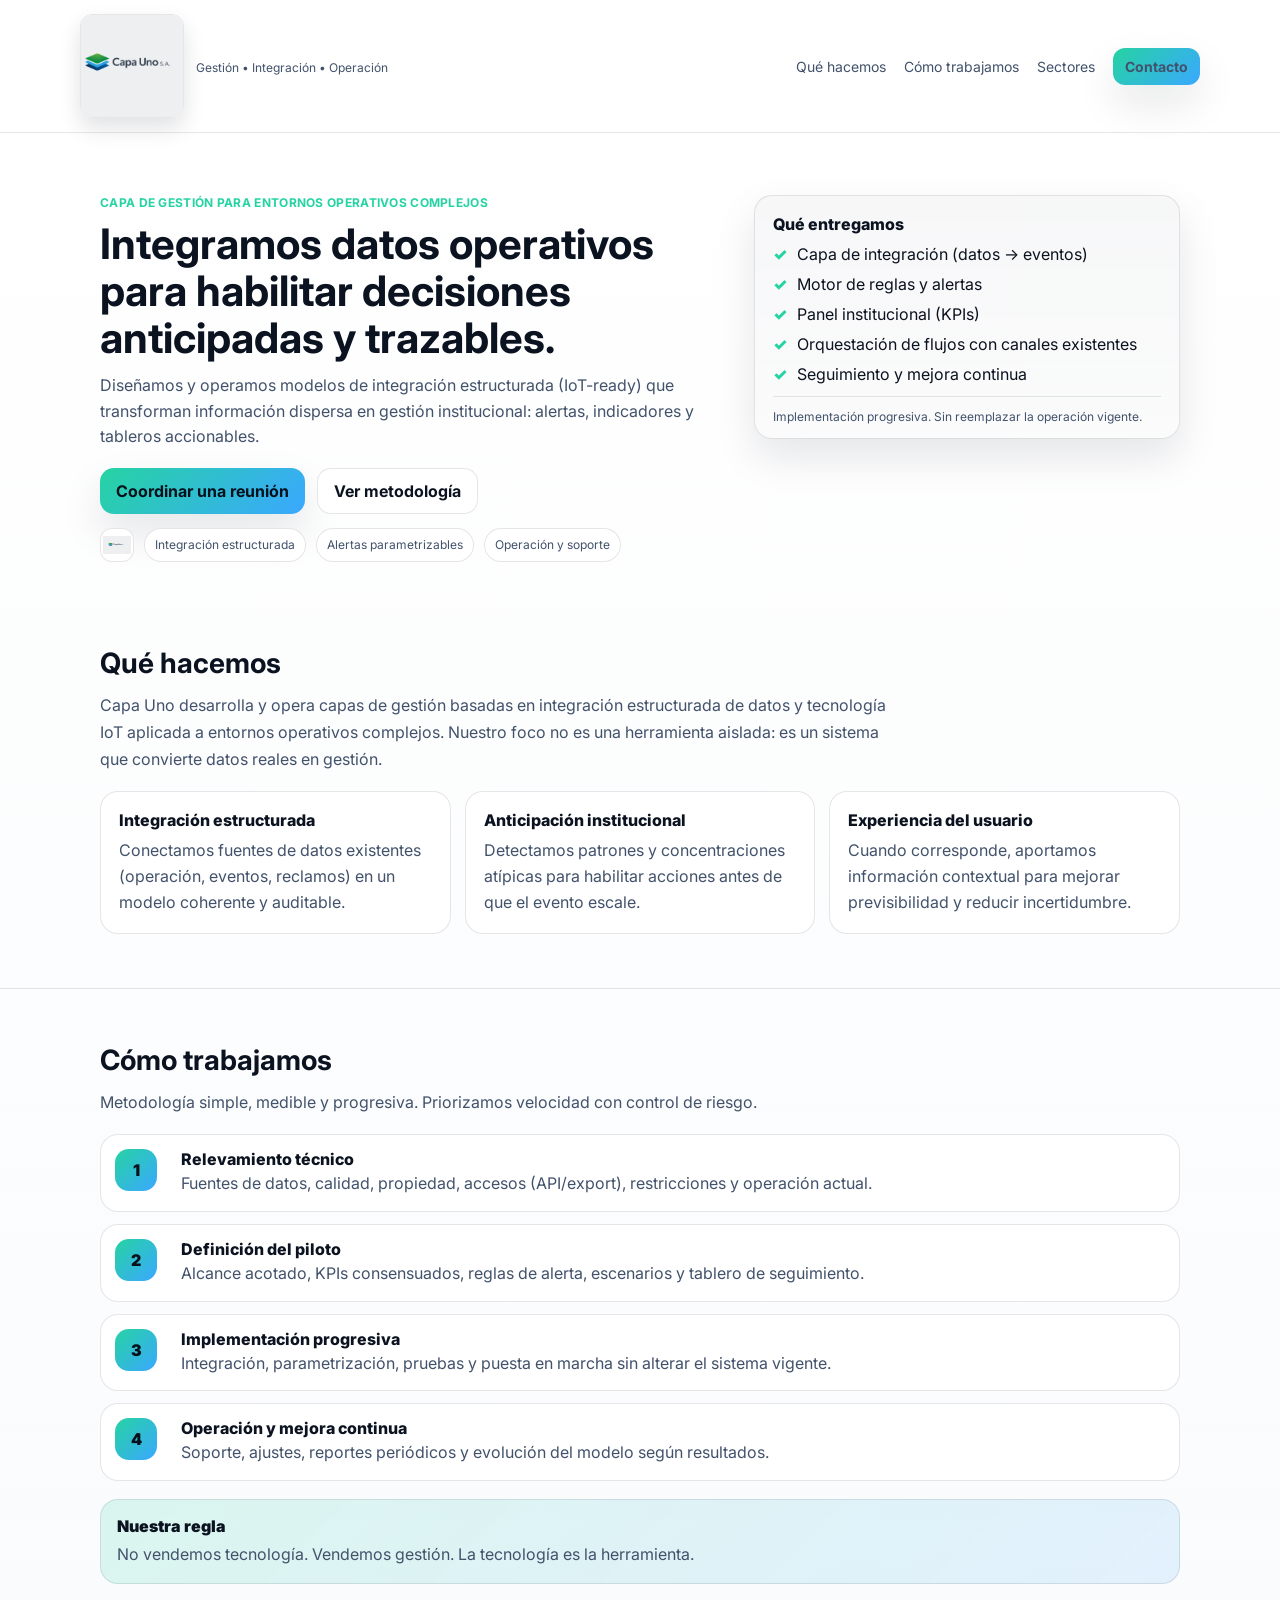
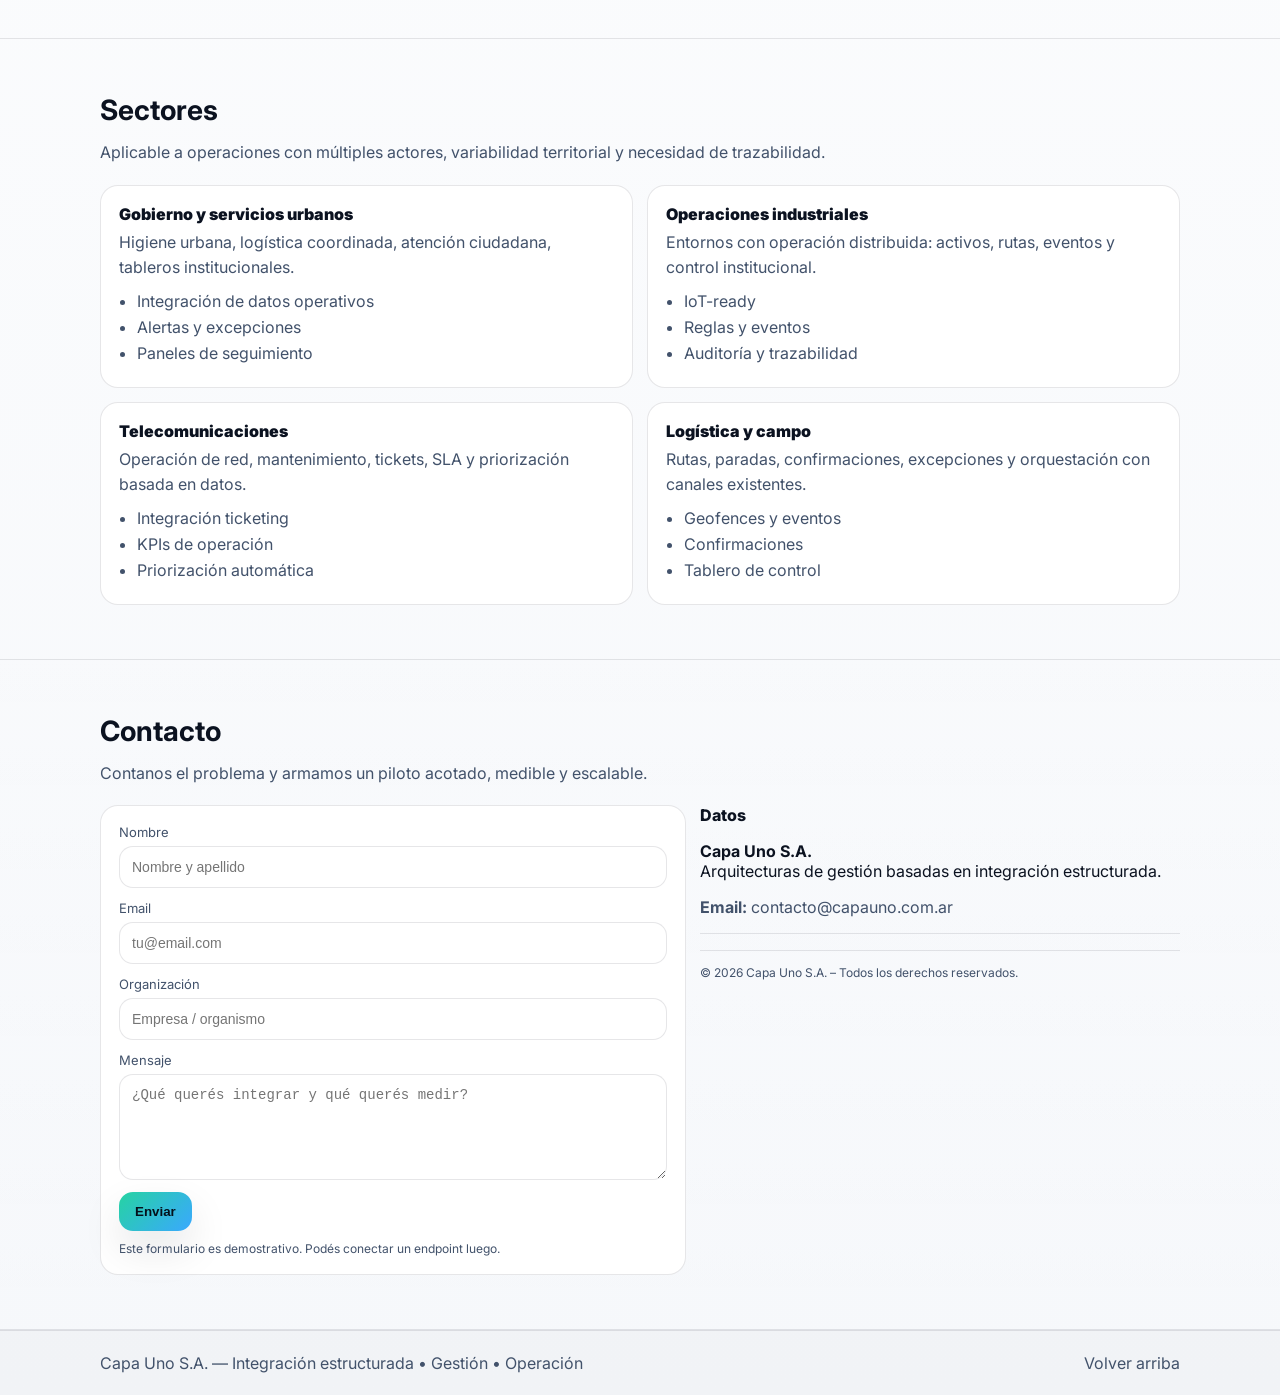
<file: index.html>
<!doctype html>
<html lang="es">
<head>
  <meta charset="utf-8" />
  <meta name="viewport" content="width=device-width,initial-scale=1" />
  <title>Capa Uno S.A. | Capa de gestión para entornos operativos complejos</title>
  <meta name="description" content="Capa Uno S.A. desarrolla y opera capas de gestión basadas en integración estructurada de datos e IoT aplicado a entornos operativos complejos." />
  <link rel="preconnect" href="https://fonts.googleapis.com">
  <link rel="preconnect" href="https://fonts.gstatic.com" crossorigin>
  <link href="https://fonts.googleapis.com/css2?family=Inter:wght@400;500;600;700&display=swap" rel="stylesheet">
  <link rel="stylesheet" href="styles.css" />
  <link rel="icon" href="data:," />
</head>
<body>
  <header class="site-header">
    <div class="container header-inner">
      <div class="brand">
        <img class="logo-img" src="logo-capa-uno.png" alt="Logo Capa Uno" />
        <div class="brand-text">
          <div class="brand-tag">Gestión • Integración • Operación</div>
        </div>
      </div>
      <nav class="nav">
        <a href="#que-hacemos">Qué hacemos</a>
        <a href="#como-trabajamos">Cómo trabajamos</a>
        <a href="#sectores">Sectores</a>
        <a href="#contacto" class="btn btn-sm">Contacto</a>
      </nav>
      <button class="hamburger" aria-label="Abrir menú" aria-expanded="false">☰</button>
    </div>
  </header>

  <main>
    <section class="hero">
      <div class="container hero-grid">
        <div class="hero-copy">
          <p class="eyebrow">Capa de gestión para entornos operativos complejos</p>
          <h1>Integramos datos operativos para habilitar decisiones anticipadas y trazables.</h1>
          <p class="lead">
            Diseñamos y operamos modelos de integración estructurada (IoT-ready) que transforman información dispersa
            en gestión institucional: alertas, indicadores y tableros accionables.
          </p>
          <div class="hero-cta">
            <a class="btn" href="#contacto">Coordinar una reunión</a>
            <a class="btn btn-ghost" href="#como-trabajamos">Ver metodología</a>
          </div>
          <div class="hero-badges">
            <span class="hero-logo-lockup"><img src="logo-capa-uno.png" alt="Capa Uno" /></span>
            <span class="badge">Integración estructurada</span>
            <span class="badge">Alertas parametrizables</span>
            <span class="badge">Operación y soporte</span>
          </div>
        </div>

        <div class="hero-card">
          <div class="card">
            <div class="card-title">Qué entregamos</div>
            <ul class="checklist">
              <li><span>✓</span> Capa de integración (datos → eventos)</li>
              <li><span>✓</span> Motor de reglas y alertas</li>
              <li><span>✓</span> Panel institucional (KPIs)</li>
              <li><span>✓</span> Orquestación de flujos con canales existentes</li>
              <li><span>✓</span> Seguimiento y mejora continua</li>
            </ul>
            <div class="card-footnote">
              Implementación progresiva. Sin reemplazar la operación vigente.
            </div>
          </div>
        </div>
      </div>
    </section>

    <section id="que-hacemos" class="section">
      <div class="container">
        <h2>Qué hacemos</h2>
        <p class="section-lead">
          Capa Uno desarrolla y opera capas de gestión basadas en integración estructurada de datos y tecnología IoT aplicada a entornos operativos complejos.
          Nuestro foco no es una herramienta aislada: es un sistema que convierte datos reales en gestión.
        </p>

        <div class="grid-3">
          <div class="feature">
            <div class="feature-title">Integración estructurada</div>
            <p>Conectamos fuentes de datos existentes (operación, eventos, reclamos) en un modelo coherente y auditable.</p>
          </div>
          <div class="feature">
            <div class="feature-title">Anticipación institucional</div>
            <p>Detectamos patrones y concentraciones atípicas para habilitar acciones antes de que el evento escale.</p>
          </div>
          <div class="feature">
            <div class="feature-title">Experiencia del usuario</div>
            <p>Cuando corresponde, aportamos información contextual para mejorar previsibilidad y reducir incertidumbre.</p>
          </div>
        </div>
      </div>
    </section>

    <section id="como-trabajamos" class="section section-alt">
      <div class="container">
        <h2>Cómo trabajamos</h2>
        <p class="section-lead">Metodología simple, medible y progresiva. Priorizamos velocidad con control de riesgo.</p>

        <div class="steps">
          <div class="step">
            <div class="step-num">1</div>
            <div class="step-body">
              <div class="step-title">Relevamiento técnico</div>
              <p>Fuentes de datos, calidad, propiedad, accesos (API/export), restricciones y operación actual.</p>
            </div>
          </div>
          <div class="step">
            <div class="step-num">2</div>
            <div class="step-body">
              <div class="step-title">Definición del piloto</div>
              <p>Alcance acotado, KPIs consensuados, reglas de alerta, escenarios y tablero de seguimiento.</p>
            </div>
          </div>
          <div class="step">
            <div class="step-num">3</div>
            <div class="step-body">
              <div class="step-title">Implementación progresiva</div>
              <p>Integración, parametrización, pruebas y puesta en marcha sin alterar el sistema vigente.</p>
            </div>
          </div>
          <div class="step">
            <div class="step-num">4</div>
            <div class="step-body">
              <div class="step-title">Operación y mejora continua</div>
              <p>Soporte, ajustes, reportes periódicos y evolución del modelo según resultados.</p>
            </div>
          </div>
        </div>

        <div class="callout">
          <div class="callout-title">Nuestra regla</div>
          <p>
            No vendemos tecnología. Vendemos gestión. La tecnología es la herramienta.
          </p>
        </div>
      </div>
    </section>

    <section id="sectores" class="section">
      <div class="container">
        <h2>Sectores</h2>
        <p class="section-lead">Aplicable a operaciones con múltiples actores, variabilidad territorial y necesidad de trazabilidad.</p>

        <div class="grid-2">
          <div class="tile">
            <div class="tile-title">Gobierno y servicios urbanos</div>
            <p>Higiene urbana, logística coordinada, atención ciudadana, tableros institucionales.</p>
            <ul class="mini">
              <li>Integración de datos operativos</li>
              <li>Alertas y excepciones</li>
              <li>Paneles de seguimiento</li>
            </ul>
          </div>
          <div class="tile">
            <div class="tile-title">Operaciones industriales</div>
            <p>Entornos con operación distribuida: activos, rutas, eventos y control institucional.</p>
            <ul class="mini">
              <li>IoT-ready</li>
              <li>Reglas y eventos</li>
              <li>Auditoría y trazabilidad</li>
            </ul>
          </div>
          <div class="tile">
            <div class="tile-title">Telecomunicaciones</div>
            <p>Operación de red, mantenimiento, tickets, SLA y priorización basada en datos.</p>
            <ul class="mini">
              <li>Integración ticketing</li>
              <li>KPIs de operación</li>
              <li>Priorización automática</li>
            </ul>
          </div>
          <div class="tile">
            <div class="tile-title">Logística y campo</div>
            <p>Rutas, paradas, confirmaciones, excepciones y orquestación con canales existentes.</p>
            <ul class="mini">
              <li>Geofences y eventos</li>
              <li>Confirmaciones</li>
              <li>Tablero de control</li>
            </ul>
          </div>
        </div>
      </div>
    </section>

    <section id="contacto" class="section section-alt">
      <div class="container">
        <h2>Contacto</h2>
        <p class="section-lead">Contanos el problema y armamos un piloto acotado, medible y escalable.</p>

        <div class="contact-grid">
          <form class="form" name="contacto" method="POST" data-netlify="true" action="/gracias/" netlify-honeypot="bot-field" id="contactForm">
            <input type="hidden" name="form-name" value="contacto" />
            <input type="hidden" name="bot-field" />
            <label>
              Nombre
              <input type="text" name="name" placeholder="Nombre y apellido" required>
            </label>
            <label>
              Email
              <input type="email" name="email" placeholder="tu@email.com" required>
            </label>
            <label>
              Organización
              <input type="text" name="org" placeholder="Empresa / organismo">
            </label>
            <label>
              Mensaje
              <textarea name="message" rows="5" placeholder="¿Qué querés integrar y qué querés medir?" required></textarea>
            </label>
            <button class="btn" type="submit">Enviar</button>
            <p class="form-note">Este formulario es demostrativo. Podés conectar un endpoint luego.</p>
          </form>

          <div class="contact-card">
            <div class="card">
              <div class="card-title">Datos</div>
              <p><strong>Capa Uno S.A.</strong><br/>Arquitecturas de gestión basadas en integración estructurada.</p>
<p class="muted"><strong>Email:</strong> <a href="mailto:contacto@capauno.com.ar">contacto@capauno.com.ar</a></p>
              <div class="divider"></div>
              <p class="muted">
                
              </p>
              <div class="divider"></div>
              <p class="muted small">
                © <span id="year"></span> Capa Uno S.A. – Todos los derechos reservados.
              </p>
            </div>
          </div>
        </div>

      </div>
    </section>
  </main>

  <footer class="footer">
    <div class="container footer-inner">
      <div class="muted">Capa Uno S.A. — Integración estructurada • Gestión • Operación</div>
      <div class="muted"><a href="#que-hacemos">Volver arriba</a></div>
    </div>
  </footer>

  <script src="script.js"></script>
</body>
</html>
</file>
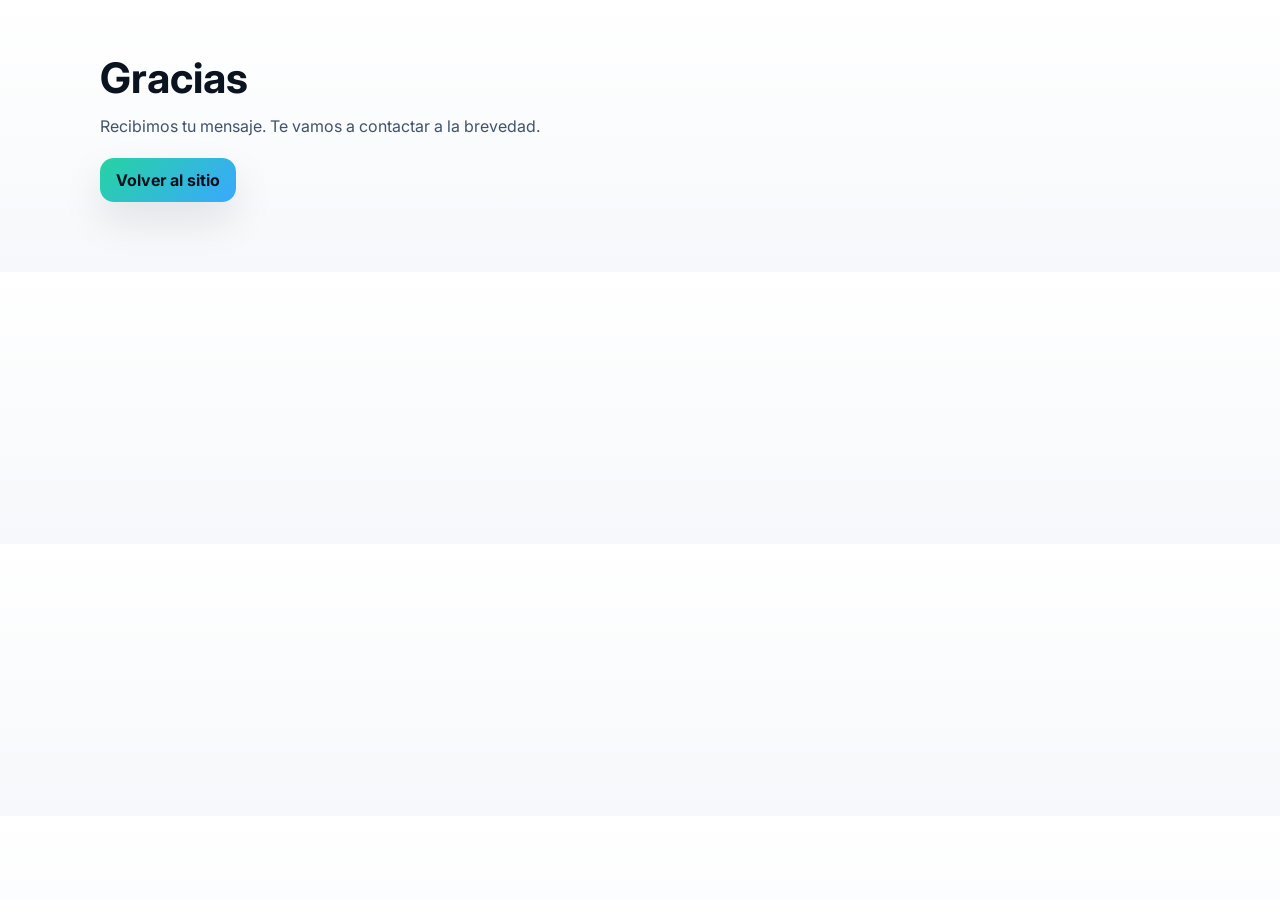
<file: gracias.html>
<!doctype html>
<html lang="es">
<head>
  <meta charset="utf-8" />
  <meta name="viewport" content="width=device-width,initial-scale=1" />
  <title>Gracias | Capa Uno S.A.</title>
  <link rel="preconnect" href="https://fonts.googleapis.com">
  <link rel="preconnect" href="https://fonts.gstatic.com" crossorigin>
  <link href="https://fonts.googleapis.com/css2?family=Inter:wght@400;600;700&display=swap" rel="stylesheet">
  <link rel="stylesheet" href="/styles.css" />
</head>
<body>
  <main class="section">
    <div class="container">
      <h1>Gracias</h1>
      <p class="section-lead">Recibimos tu mensaje. Te vamos a contactar a la brevedad.</p>
      <p><a class="btn" href="/">Volver al sitio</a></p>
    </div>
  </main>
</body>
</html>
</file>
<file: styles.css>
/* Capa Uno – One-page institutional site (editable) */
:root{
  --bg:#ffffff;
  --bg2:#f6f8fb;
  --card:#ffffff;
  --text:#0b1220;
  --muted:#42526b;
  --brand:#26d3a2;
  --brand2:#3aa8ff;
  --line:rgba(11,18,32,.10);
  --shadow: 0 18px 40px rgba(11,18,32,.10);
  --radius: 18px;
}
*{box-sizing:border-box}
html,body{margin:0;padding:0;font-family:Inter,system-ui,-apple-system,Segoe UI,Roboto,Arial,sans-serif;background:linear-gradient(180deg,var(--bg) 0%, var(--bg2) 100%);color:var(--text);}
a{color:inherit;text-decoration:none}
.container{max-width:1120px;margin:0 auto;padding:0 20px;}
.site-header{position:sticky;top:0;z-index:10;background:rgba(255,255,255,.80);backdrop-filter: blur(10px);border-bottom:1px solid var(--line);}
.header-inner{display:flex;align-items:center;justify-content:space-between;padding:14px 0;gap:14px;}
.brand{display:flex;align-items:center;gap:12px;}
.logo-mark{width:38px;height:38px;border-radius:12px;background:
  radial-gradient(circle at 30% 30%, var(--brand), transparent 55%),
  radial-gradient(circle at 70% 70%, var(--brand2), transparent 55%),
  linear-gradient(135deg, rgba(255,255,255,.12), rgba(255,255,255,.02));
  border:1px solid var(--line);
  box-shadow: 0 10px 22px rgba(11,18,32,.12);
}
.brand-name{font-weight:700;letter-spacing:.2px}
.brand-tag{font-size:12px;color:var(--muted);margin-top:2px}
.nav{display:flex;align-items:center;gap:18px}
.nav a{font-size:14px;color:var(--muted)}
.nav a:hover{color:var(--text)}
.hamburger{display:none;background:transparent;border:1px solid var(--line);color:var(--text);border-radius:12px;padding:10px 12px;font-size:16px}
.btn{display:inline-flex;align-items:center;justify-content:center;gap:8px;background:linear-gradient(135deg,var(--brand) 0%, var(--brand2) 100%);
  border:none;color:#04101b;font-weight:700;border-radius:14px;padding:12px 16px;box-shadow:var(--shadow);cursor:pointer}
.btn:hover{filter:brightness(1.03)}
.btn-ghost{background:transparent;color:var(--text);border:1px solid var(--line);box-shadow:none;background:#fff}
.btn-sm{padding:10px 12px;border-radius:12px}
.hero{padding:62px 0 30px}
.hero-grid{display:grid;grid-template-columns:1.25fr .85fr;gap:28px;align-items:stretch}
.eyebrow{color:var(--brand);font-weight:700;letter-spacing:.3px;text-transform:uppercase;font-size:12px;margin:0 0 10px}
h1{margin:0 0 12px;font-size:42px;line-height:1.12}
.lead{margin:0 0 18px;color:var(--muted);font-size:16px;line-height:1.6;max-width:62ch}
.hero-cta{display:flex;gap:12px;flex-wrap:wrap;margin:18px 0 14px}
.hero-badges{display:flex;gap:10px;flex-wrap:wrap;margin-top:10px}
.badge{font-size:12px;color:var(--muted);border:1px solid var(--line);padding:8px 10px;border-radius:999px;background:#ffffff}
.hero-card .card{background:linear-gradient(180deg, rgba(11,18,32,.03), rgba(11,18,32,.01));
  border:1px solid var(--line);border-radius:var(--radius);padding:18px 18px 14px;box-shadow:var(--shadow)}
.card-title{font-weight:800;margin-bottom:10px}
.checklist{list-style:none;padding:0;margin:0;display:grid;gap:10px}
.checklist li{display:flex;gap:10px;color:var(--text);align-items:flex-start}
.checklist li span{color:var(--brand);font-weight:900}
.card-footnote{margin-top:12px;color:var(--muted);font-size:12px;border-top:1px solid var(--line);padding-top:12px}
.section{padding:54px 0}
.section-alt{background:linear-gradient(180deg, rgba(255,255,255,.03), rgba(255,255,255,.00));border-top:1px solid var(--line);border-bottom:1px solid var(--line)}
h2{margin:0 0 12px;font-size:28px}
.section-lead{margin:0 0 18px;color:var(--muted);line-height:1.7;max-width:80ch}
.grid-3{display:grid;grid-template-columns:repeat(3, 1fr);gap:14px;margin-top:14px}
.feature{background:#ffffff;border:1px solid var(--line);border-radius:var(--radius);padding:18px}
.feature-title{font-weight:800;margin-bottom:8px}
.feature p{margin:0;color:var(--muted);line-height:1.6}
.steps{display:grid;gap:12px;margin-top:16px}
.step{display:grid;grid-template-columns:54px 1fr;gap:12px;background:#ffffff;border:1px solid var(--line);border-radius:var(--radius);padding:14px}
.step-num{width:42px;height:42px;border-radius:14px;background:linear-gradient(135deg,var(--brand),var(--brand2));color:#07111c;
  font-weight:900;display:flex;align-items:center;justify-content:center}
.step-title{font-weight:800;margin-bottom:2px}
.step-body p{margin:0;color:var(--muted);line-height:1.6}
.callout{margin-top:18px;background:linear-gradient(135deg, rgba(38,211,162,.15), rgba(58,168,255,.12));
  border:1px solid var(--line);border-radius:var(--radius);padding:16px}
.callout-title{font-weight:900;color:var(--text);margin-bottom:6px}
.callout p{margin:0;color:var(--muted);line-height:1.6}
.grid-2{display:grid;grid-template-columns:repeat(2, 1fr);gap:14px;margin-top:14px}
.tile{background:#ffffff;border:1px solid var(--line);border-radius:var(--radius);padding:18px}
.tile-title{font-weight:900;margin-bottom:6px}
.tile p{margin:0 0 10px;color:var(--muted);line-height:1.6}
.mini{margin:0;padding-left:18px;color:var(--muted)}
.mini li{margin:6px 0}
.contact-grid{display:grid;grid-template-columns:1.1fr .9fr;gap:14px;margin-top:14px}
.form{background:#ffffff;border:1px solid var(--line);border-radius:var(--radius);padding:18px}
label{display:grid;gap:6px;margin-bottom:12px;color:var(--muted);font-size:13px}
input,textarea{background:#ffffff;border:1px solid var(--line);border-radius:14px;padding:12px;color:var(--text);font-size:14px;outline:none}
input:focus,textarea:focus{border-color:rgba(38,211,162,.65);box-shadow:0 0 0 4px rgba(38,211,162,.18)}
.form-note{margin:10px 0 0;color:var(--muted);font-size:12px}
.divider{height:1px;background:var(--line);margin:14px 0}
.muted{color:var(--muted)}
.small{font-size:12px}
.footer{padding:22px 0;border-top:1px solid var(--line);background:rgba(11,18,32,.02)}
.footer-inner{display:flex;justify-content:space-between;gap:12px;flex-wrap:wrap}
.footer a{color:var(--muted)}
.footer a:hover{color:var(--text)}
@media (max-width: 920px){
  .hero-grid{grid-template-columns:1fr;gap:18px}
  h1{font-size:34px}
  .grid-3{grid-template-columns:1fr}
  .grid-2{grid-template-columns:1fr}
  .contact-grid{grid-template-columns:1fr}
  .nav{display:none}
  .hamburger{display:inline-flex}
  .nav.open{display:flex;position:absolute;right:20px;top:64px;background:rgba(7,12,22,.92);
    border:1px solid var(--line);border-radius:16px;padding:12px;flex-direction:column;gap:10px;min-width:220px}
}

/* Logo image */
.logo-img{
  width:104px;
  height:104px;
  border-radius:12px;
  border:1px solid var(--line);
  box-shadow: 0 10px 22px rgba(11,18,32,.12);
  object-fit: cover;
  display:block;
}

.hero-logo-lockup{
  display:inline-flex;
  align-items:center;
  justify-content:center;
  width:34px;
  height:34px;
  border-radius:12px;
  border:1px solid var(--line);
  background:#ffffff;
  overflow:hidden;
}
.hero-logo-lockup img{
  width:28px;
  height:28px;
  object-fit:contain;
  display:block;
}
</file>
